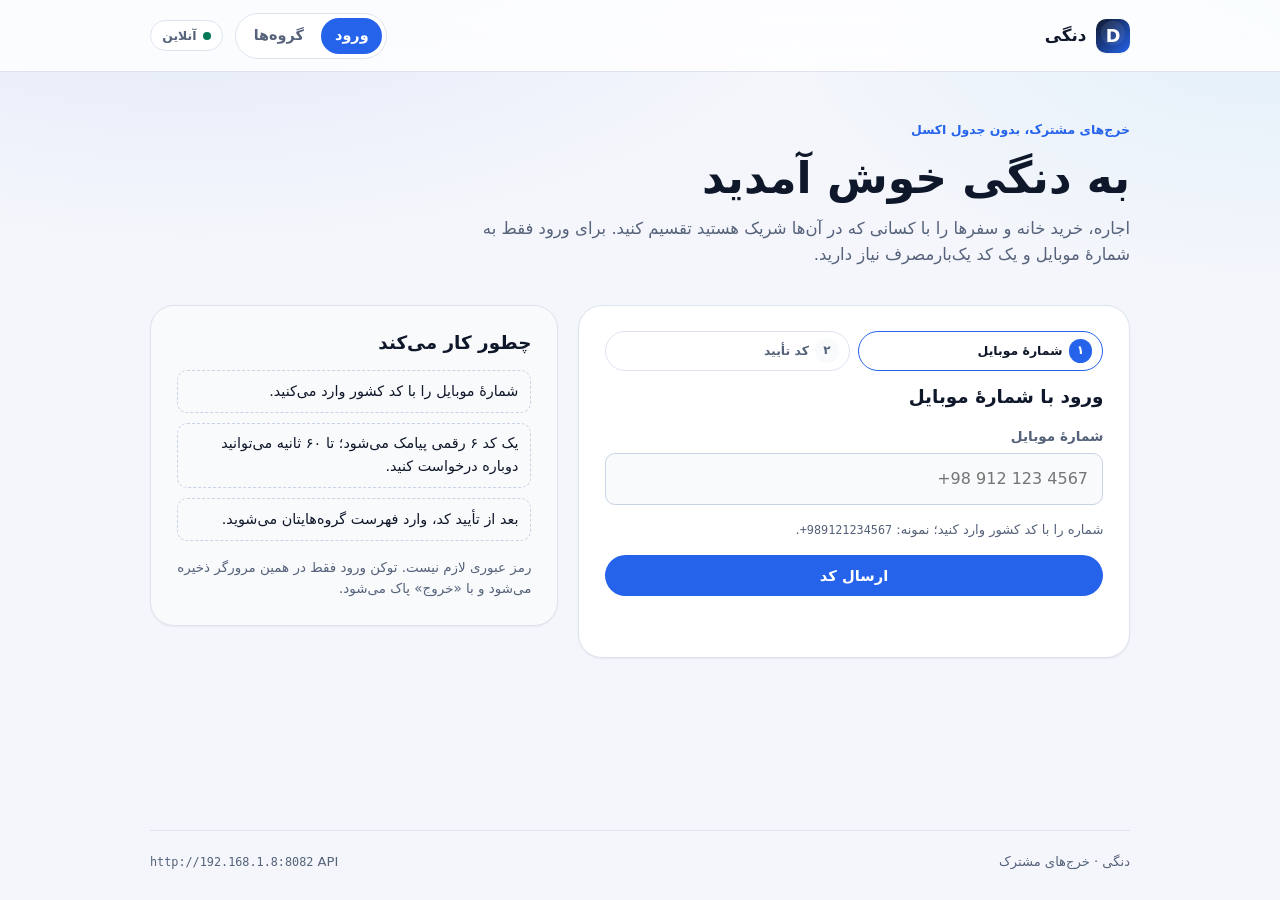
<file: Frontend/index.html>
<!doctype html>
<html lang="fa" dir="rtl">
  <head>
    <meta charset="utf-8" />
    <meta name="viewport" content="width=device-width, initial-scale=1, viewport-fit=cover" />
    <title>دنگی — خرج‌های مشترک</title>
    <meta
      name="description"
      content="دنگی خرج‌های مشترک را ساده می‌کند: گروه بسازید، هزینه‌ها را ثبت کنید و با دوستانتان حساب‌ها را تسویه کنید."
    />
    <meta name="theme-color" content="#0b1120" />
    <meta name="color-scheme" content="light dark" />

    <link rel="manifest" href="manifest.webmanifest" />
    <link rel="icon" href="icons/icon.svg" type="image/svg+xml" />
    <link rel="icon" href="icons/favicon-32.png" sizes="32x32" type="image/png" />
    <link rel="apple-touch-icon" href="icons/apple-touch-icon.png" sizes="180x180" />

    <link rel="stylesheet" href="css/styles.css" />
    <script src="js/guard.js" data-auth="gate"></script>
  </head>

  <body>
    <main id="app" class="app-main" tabindex="-1">
      <section class="view" aria-labelledby="gate-title">
        <div class="card error-card">
          <p class="eyebrow">دنگی</p>
          <h1 id="gate-title">در حال انتقال…</h1>
          <p class="lede">اگر انتقال انجام نشد، یکی از گزینه‌های زیر را انتخاب کنید.</p>
          <div class="button-row">
            <a class="button button-primary" href="login.html">ورود</a>
            <a class="button button-secondary" href="groups.html#/groups">گروه‌ها</a>
          </div>
        </div>
      </section>
    </main>

    <noscript>
      <p class="noscript">
        دنگی برای کار کردن به جاوااسکریپت نیاز دارد. از پیوندهای بالا استفاده کنید.
      </p>
    </noscript>
  </body>
</html>
</file>
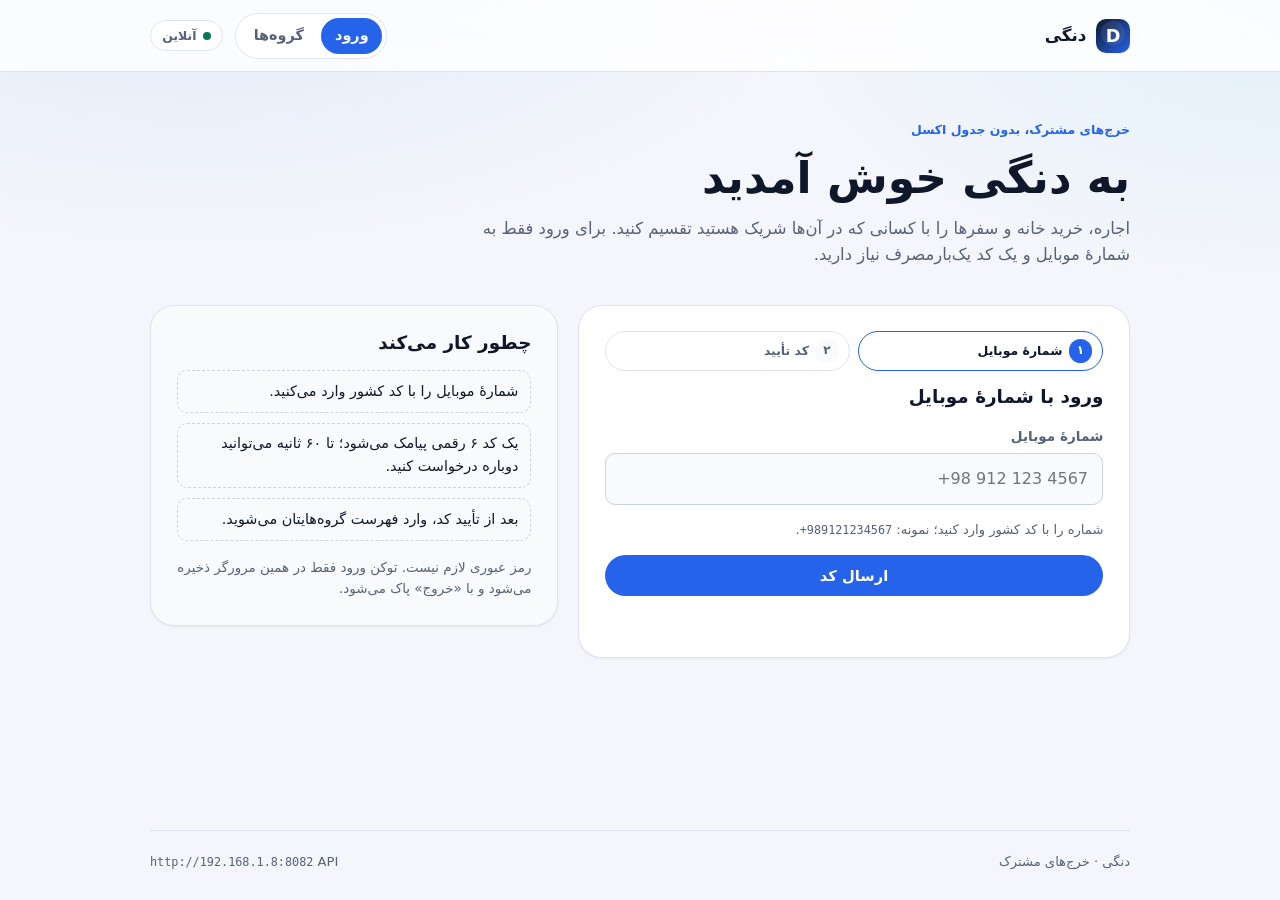
<file: Frontend/group.html>
<!doctype html>
<html lang="fa" dir="rtl">
  <head>
    <meta charset="utf-8" />
    <meta name="viewport" content="width=device-width, initial-scale=1, viewport-fit=cover" />
    <title>گروه · دنگی</title>
    <meta name="description" content="جزئیات گروه خرج مشترک در دنگی." />
    <meta name="theme-color" content="#0b1120" />
    <meta name="color-scheme" content="light dark" />

    <link rel="manifest" href="manifest.webmanifest" />
    <link rel="icon" href="icons/icon.svg" type="image/svg+xml" />
    <link rel="icon" href="icons/favicon-32.png" sizes="32x32" type="image/png" />
    <link rel="apple-touch-icon" href="icons/apple-touch-icon.png" sizes="180x180" />

    <link rel="stylesheet" href="css/styles.css" />
    <script src="js/guard.js" data-auth="required"></script>
    <script src="js/config.js"></script>
  </head>

  <body data-auth="required">
    <a class="skip-link" href="#app">پرش به محتوا</a>

    <div class="app-shell">
      <header class="app-header">
        <div class="app-header-inner">
          <a class="brand" href="groups.html#/groups" aria-label="خانهٔ دنگی">
            <img class="brand-mark" src="icons/icon.svg" alt="" width="34" height="34" />
            <span class="brand-name">دنگی</span>
          </a>

          <div class="header-tools">
            <nav class="app-nav" aria-label="ناوبری اصلی">
              <a href="login.html" data-nav="login">ورود</a>
              <a href="groups.html#/groups" data-nav="groups" aria-current="page">گروه‌ها</a>
            </nav>
            <button type="button" class="button button-small button-ghost" data-logout>
              خروج
            </button>
            <span
              id="connection-status"
              class="status-pill"
              data-state="online"
              role="status"
              aria-live="polite"
            >
              آنلاین
            </span>
          </div>
        </div>
      </header>

      <main id="app" class="app-main" tabindex="-1">
        <section class="view" aria-labelledby="group-title">
          <a class="back-link" href="groups.html#/groups">→ همهٔ گروه‌ها</a>

          <header class="view-header group-header">
            <span class="avatar avatar-lg" aria-hidden="true" data-group-initials>گ</span>
            <div>
              <p class="eyebrow">گروه</p>
              <h1 id="group-title">
                گروه <span class="mono" data-group-id>نامشخص</span>
              </h1>
              <p class="lede">
                اعضا، هزینه‌ها و مانده‌ها پس از آماده شدن API گروه‌ها اینجا بارگذاری
                می‌شوند.
              </p>
            </div>
          </header>

          <div class="stat-grid">
            <div class="stat-card">
              <span class="stat-label">اعضا</span>
              <span class="stat-value">—</span>
            </div>
            <div class="stat-card">
              <span class="stat-label">هزینه‌ها</span>
              <span class="stat-value">—</span>
            </div>
            <div class="stat-card">
              <span class="stat-label">ماندهٔ شما</span>
              <span class="stat-value">—</span>
            </div>
          </div>

          <section class="card" aria-labelledby="expenses-title">
            <h2 id="expenses-title">هزینه‌ها</h2>
            <p class="muted">
              هنوز هزینه‌ای ثبت نشده است. افزودن هزینه در مرحلهٔ گروه‌ها اضافه می‌شود.
            </p>
            <div class="skeleton-rows" aria-hidden="true">
              <span></span>
              <span></span>
              <span></span>
            </div>
          </section>
        </section>
      </main>

      <footer class="app-footer">
        <p>دنگی &middot; خرج‌های مشترک</p>
        <p class="app-footer-meta">
          API <code id="api-base-label" dir="ltr">http://192.168.1.8:8082</code>
        </p>
      </footer>
    </div>

    <div id="update-toast" class="update-toast" role="status" aria-live="polite" hidden>
      <p class="update-toast-text">نسخهٔ تازه‌ای از دنگی آماده است.</p>
      <div class="update-toast-actions">
        <button type="button" class="button button-small" data-update-reload>بارگذاری مجدد</button>
        <button type="button" class="button button-small button-ghost" data-update-dismiss>
          بعداً
        </button>
      </div>
    </div>

    <noscript>
      <p class="noscript">دنگی برای کار کردن به فعال بودن جاوااسکریپت نیاز دارد.</p>
    </noscript>

    <script type="module" src="js/group.js"></script>
  </body>
</html>
</file>
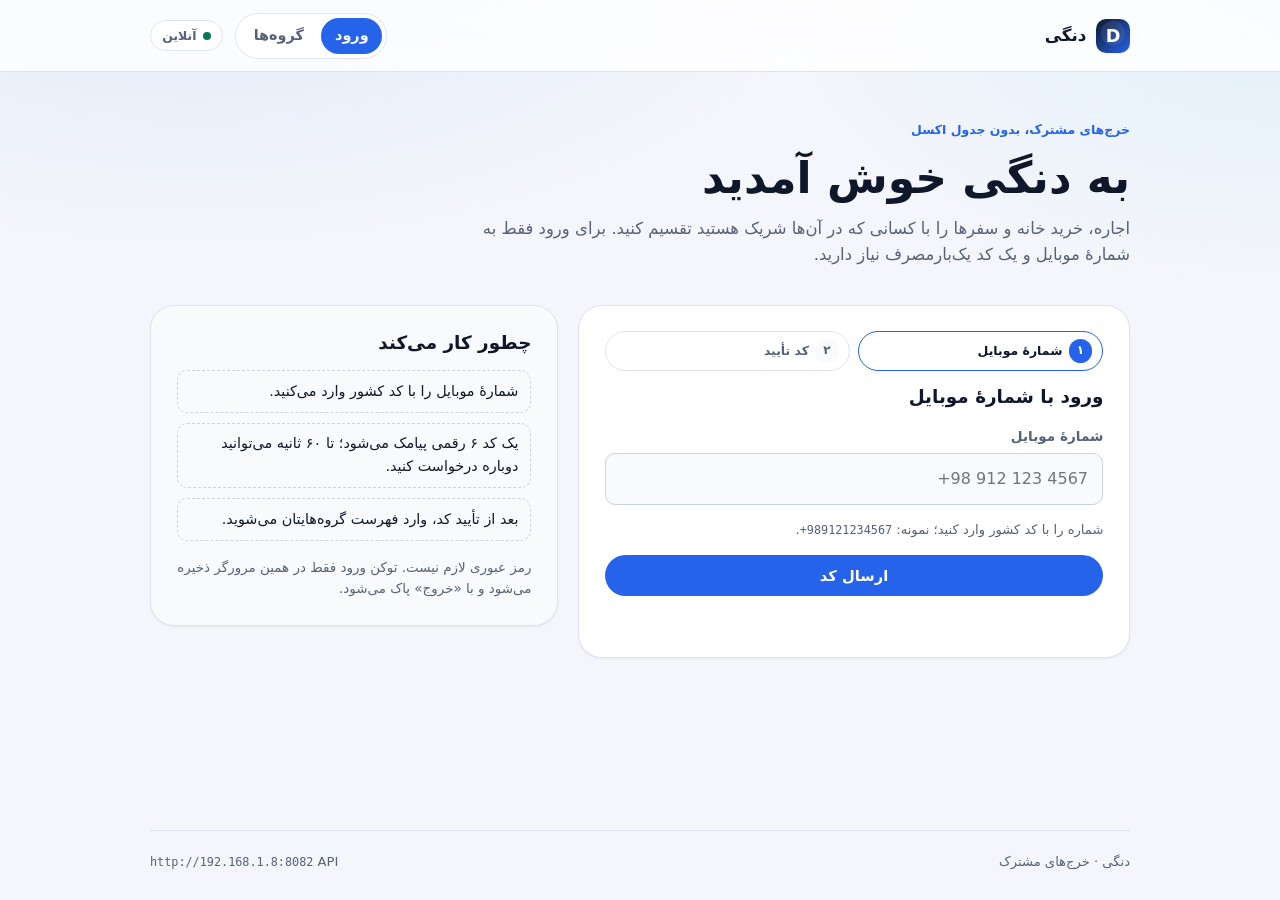
<file: Frontend/groups.html>
<!doctype html>
<html lang="fa" dir="rtl">
  <head>
    <meta charset="utf-8" />
    <meta name="viewport" content="width=device-width, initial-scale=1, viewport-fit=cover" />
    <title>گروه‌ها · دنگی</title>
    <meta
      name="description"
      content="گروه‌های خرج مشترک شما در دنگی؛ گروه بسازید یا با کد دعوت به گروهی بپیوندید."
    />
    <meta name="theme-color" content="#0b1120" />
    <meta name="color-scheme" content="light dark" />

    <link rel="manifest" href="manifest.webmanifest" />
    <link rel="icon" href="icons/icon.svg" type="image/svg+xml" />
    <link rel="icon" href="icons/favicon-32.png" sizes="32x32" type="image/png" />
    <link rel="apple-touch-icon" href="icons/apple-touch-icon.png" sizes="180x180" />

    <link rel="stylesheet" href="css/styles.css" />
    <script src="js/guard.js" data-auth="required"></script>
    <script src="js/config.js"></script>
  </head>

  <body data-auth="required">
    <a class="skip-link" href="#app">پرش به محتوا</a>

    <div class="app-shell">
      <header class="app-header">
        <div class="app-header-inner">
          <a class="brand" href="groups.html#/groups" aria-label="خانهٔ دنگی">
            <img class="brand-mark" src="icons/icon.svg" alt="" width="34" height="34" />
            <span class="brand-name">دنگی</span>
          </a>

          <div class="header-tools">
            <nav class="app-nav" aria-label="ناوبری اصلی">
              <a href="login.html" data-nav="login">ورود</a>
              <a href="groups.html#/groups" data-nav="groups" aria-current="page">گروه‌ها</a>
            </nav>
            <button type="button" class="button button-small button-ghost" data-logout>
              خروج
            </button>
            <span
              id="connection-status"
              class="status-pill"
              data-state="online"
              role="status"
              aria-live="polite"
            >
              آنلاین
            </span>
          </div>
        </div>
      </header>

      <main id="app" class="app-main" tabindex="-1">
        <section class="view" data-view="list" aria-labelledby="groups-title">
          <header class="view-header">
            <div>
              <p class="eyebrow">فضاهای شما</p>
              <h1 id="groups-title">گروه‌ها</h1>
              <p class="lede">
                هر خرج مشترک درون یک گروه ثبت می‌شود. یک گروه بسازید یا با کد دعوت
                به گروه دوستانتان بپیوندید.
              </p>
            </div>
            <div class="view-actions button-row">
              <button type="button" class="button button-primary" data-open-create>
                گروه جدید
              </button>
              <button type="button" class="button button-secondary" data-open-join>
                ورود با کد دعوت
              </button>
            </div>
          </header>

          <p class="form-status groups-status" data-groups-status role="status" aria-live="polite"></p>

          <div class="card groups-state" data-groups-loading role="status" aria-live="polite">
            <div class="skeleton-rows" aria-hidden="true">
              <span></span>
              <span></span>
              <span></span>
            </div>
            <p class="loading">در حال بارگذاری گروه‌ها…</p>
          </div>

          <div class="card groups-state" data-groups-error role="alert" hidden>
            <p class="eyebrow">خطا</p>
            <h2>گروه‌ها بارگذاری نشد</h2>
            <p class="muted" data-groups-error-message></p>
            <div class="button-row">
              <button type="button" class="button button-secondary" data-retry>
                تلاش دوباره
              </button>
            </div>
          </div>

          <div class="card groups-state empty-state" data-groups-empty hidden>
            <span class="avatar avatar-lg" aria-hidden="true">👥</span>
            <h2>هنوز گروهی ندارید</h2>
            <p class="muted">
              اولین گروه را بسازید تا خرج‌های مشترک را با دوستانتان تقسیم کنید.
            </p>
            <div class="button-row">
              <button type="button" class="button button-primary" data-empty-create>
                ساختن اولین گروه
              </button>
              <button type="button" class="button button-secondary" data-empty-join>
                پیوستن با کد
              </button>
            </div>
          </div>

          <ul class="group-list" data-group-list aria-label="گروه‌های شما" hidden></ul>
        </section>

        <section class="view" data-view="detail" aria-labelledby="group-title" hidden>
          <a class="back-link" href="groups.html#/groups" data-back-to-groups>
            ← همهٔ گروه‌ها
          </a>

          <div class="card groups-state" data-detail-loading role="status" aria-live="polite">
            <p class="loading">در حال بارگذاری گروه…</p>
          </div>

          <div class="card groups-state" data-detail-error role="alert" hidden>
            <p class="eyebrow">گروه</p>
            <h2 data-detail-error-title>گروه پیدا نشد</h2>
            <p class="muted" data-detail-error-message></p>
            <div class="button-row">
              <a
                class="button button-secondary"
                href="groups.html#/groups"
                data-detail-error-back
              >
                بازگشت به گروه‌ها
              </a>
              <button type="button" class="button button-ghost" data-detail-retry>
                تلاش دوباره
              </button>
            </div>
          </div>

          <div class="detail-stack" data-detail-content hidden>
            <header class="view-header group-header">
              <span class="avatar avatar-lg" aria-hidden="true" data-detail-initials>گ</span>
              <div>
                <p class="eyebrow">گروه</p>
                <h1 id="group-title" data-detail-name>گروه</h1>
                <p class="lede" data-detail-meta></p>
              </div>
              <div class="view-actions button-row group-actions">
                <button type="button" class="button button-primary" data-open-expense>
                  افزودن هزینه
                </button>
                <button type="button" class="button button-secondary" data-invite>
                  دعوت دوستان
                </button>
              </div>
            </header>

            <div class="stat-grid">
              <div class="stat-card">
                <span class="stat-label">اعضا</span>
                <span class="stat-value" data-detail-members>—</span>
              </div>
              <div class="stat-card">
                <span class="stat-label">هزینه‌ها</span>
                <span class="stat-value" data-detail-expense-count>—</span>
              </div>
              <div class="stat-card">
                <span class="stat-label">جمع هزینه‌ها</span>
                <span class="stat-value stat-value-small" data-detail-expense-total>—</span>
              </div>
            </div>

            <section class="card detail-section" aria-labelledby="group-members-title">
              <div class="section-heading">
                <h2 id="group-members-title">اعضای گروه</h2>
              </div>
              <ul
                class="member-list"
                data-detail-member-list
                aria-label="اعضای گروه"
              ></ul>
              <p class="muted" data-detail-members-note hidden></p>
            </section>

            <section class="card detail-section" aria-labelledby="expenses-title">
              <div class="section-heading">
                <h2 id="expenses-title">هزینه‌ها</h2>
                <span class="section-meta muted" data-expenses-count></span>
              </div>

              <div
                class="expenses-state"
                data-expenses-loading
                role="status"
                aria-live="polite"
              >
                <p class="loading">در حال بارگذاری هزینه‌ها…</p>
              </div>

              <div class="expenses-state" data-expenses-error role="alert" hidden>
                <p class="muted" data-expenses-error-message></p>
                <button
                  type="button"
                  class="button button-secondary button-small"
                  data-expenses-retry
                >
                  تلاش دوباره
                </button>
              </div>

              <div class="expenses-empty" data-expenses-empty hidden>
                <span class="avatar" aria-hidden="true">🧾</span>
                <p class="muted">هنوز هزینه‌ای ثبت نشده است.</p>
              </div>

              <ul
                class="expense-list"
                data-expense-list
                aria-label="هزینه‌های گروه"
                hidden
              ></ul>
            </section>
          </div>
        </section>
      </main>

      <footer class="app-footer">
        <p>دنگی &middot; خرج‌های مشترک</p>
        <p class="app-footer-meta">
          API <code id="api-base-label" dir="ltr">http://192.168.1.8:8082</code>
        </p>
      </footer>
    </div>

    <dialog class="modal" data-create-dialog aria-labelledby="create-group-title">
      <form class="modal-form" data-create-form novalidate>
        <header class="modal-header">
          <div>
            <p class="eyebrow">گروه تازه</p>
            <h2 id="create-group-title">ساخت گروه</h2>
          </div>
          <button type="button" class="icon-button" data-close-create aria-label="بستن">
            ×
          </button>
        </header>

        <label class="field" for="create-group-name">
          <span>نام گروه</span>
          <input
            id="create-group-name"
            name="name"
            type="text"
            autocomplete="off"
            maxlength="100"
            placeholder="مثلاً سفر یزد"
            aria-describedby="create-group-hint create-group-error"
            required
          />
        </label>
        <p id="create-group-hint" class="field-hint">
          یک نام کوتاه و گویا انتخاب کنید؛ حداکثر ۱۰۰ نویسه.
        </p>
        <p id="create-group-error" class="field-error" data-create-error role="alert"></p>

        <div class="button-row">
          <button type="submit" class="button button-primary" data-create-submit>
            ساختن گروه
          </button>
          <button type="button" class="button button-secondary" data-close-create>
            انصراف
          </button>
        </div>
      </form>
    </dialog>

    <dialog class="modal" data-join-dialog aria-labelledby="join-group-title">
      <form class="modal-form" data-join-form novalidate>
        <header class="modal-header">
          <div>
            <p class="eyebrow">کد دعوت</p>
            <h2 id="join-group-title">پیوستن به گروه</h2>
          </div>
          <button type="button" class="icon-button" data-close-join aria-label="بستن">
            ×
          </button>
        </header>

        <label class="field" for="join-code">
          <span>کد دعوت</span>
          <input
            id="join-code"
            name="inviteCode"
            type="text"
            dir="ltr"
            autocomplete="off"
            autocapitalize="characters"
            spellcheck="false"
            maxlength="64"
            placeholder="ABC12345"
            aria-describedby="join-code-hint join-code-error"
            required
          />
        </label>
        <p id="join-code-hint" class="field-hint">
          کد دعوتی که میزبان برایتان فرستاده است را وارد کنید.
        </p>
        <p id="join-code-error" class="field-error" data-join-error role="alert"></p>

        <div class="button-row">
          <button type="submit" class="button button-primary" data-join-submit>
            پیوستن به گروه
          </button>
          <button type="button" class="button button-secondary" data-close-join>
            انصراف
          </button>
        </div>
      </form>
    </dialog>

    <dialog
      class="modal modal-wide"
      data-expense-dialog
      aria-labelledby="expense-dialog-title"
    >
      <form class="modal-form" data-expense-form novalidate>
        <header class="modal-header">
          <div>
            <p class="eyebrow">هزینهٔ تازه</p>
            <h2 id="expense-dialog-title">افزودن هزینه</h2>
          </div>
          <button type="button" class="icon-button" data-close-expense aria-label="بستن">
            ×
          </button>
        </header>

        <label class="field" for="expense-title-input">
          <span>عنوان</span>
          <input
            id="expense-title-input"
            name="title"
            type="text"
            autocomplete="off"
            maxlength="200"
            placeholder="مثلاً شام"
            aria-describedby="expense-title-error"
            required
          />
        </label>
        <p
          id="expense-title-error"
          class="field-error"
          data-expense-title-error
          role="alert"
        ></p>

        <label class="field" for="expense-description">
          <span>توضیح (اختیاری)</span>
          <textarea
            id="expense-description"
            name="description"
            rows="2"
            maxlength="1000"
            placeholder="جزئیات کوتاه…"
            aria-describedby="expense-description-error"
          ></textarea>
        </label>
        <p
          id="expense-description-error"
          class="field-error"
          data-expense-description-error
          role="alert"
        ></p>

        <label class="field" for="expense-amount">
          <span>مبلغ (ریال)</span>
          <input
            id="expense-amount"
            class="amount-input"
            name="amount"
            type="text"
            inputmode="numeric"
            dir="ltr"
            autocomplete="off"
            placeholder="۳٬۰۰۰"
            aria-describedby="expense-amount-hint expense-amount-error"
            required
          />
        </label>
        <p id="expense-amount-hint" class="field-hint">
          عدد صحیح و بزرگ‌تر از صفر؛ مثلاً ۳٬۰۰۰ ریال.
        </p>
        <p
          id="expense-amount-error"
          class="field-error"
          data-expense-amount-error
          role="alert"
        ></p>

        <fieldset
          class="member-picker"
          aria-describedby="expense-members-hint expense-members-error"
        >
          <legend>تقسیم بین</legend>
          <p id="expense-members-hint" class="field-hint">
            پرداخت‌کننده شما هستید و همیشه در تقسیم می‌ماند؛ بقیهٔ اعضا را می‌توانید
            انتخاب کنید.
          </p>
          <ul
            class="member-option-list"
            data-expense-members
            aria-label="اعضای تقسیم"
          ></ul>
          <p
            id="expense-members-error"
            class="field-error"
            data-expense-members-error
            role="alert"
          ></p>
        </fieldset>

        <div class="split-preview" data-expense-preview aria-live="polite">
          <p class="split-preview-empty">
            برای دیدن تقسیم، مبلغ و حداقل یک عضو را مشخص کنید.
          </p>
        </div>

        <p class="form-status" data-expense-error role="alert"></p>

        <div class="button-row">
          <button type="submit" class="button button-primary" data-expense-submit>
            ثبت هزینه
          </button>
          <button type="button" class="button button-secondary" data-close-expense>
            انصراف
          </button>
        </div>
      </form>
    </dialog>

    <div class="app-toast" data-toast role="status" aria-live="polite" hidden></div>

    <div id="update-toast" class="update-toast" role="status" aria-live="polite" hidden>
      <p class="update-toast-text">نسخهٔ تازه‌ای از دنگی آماده است.</p>
      <div class="update-toast-actions">
        <button type="button" class="button button-small" data-update-reload>بارگذاری مجدد</button>
        <button type="button" class="button button-small button-ghost" data-update-dismiss>
          بعداً
        </button>
      </div>
    </div>

    <noscript>
      <p class="noscript">دنگی برای کار کردن به فعال بودن جاوااسکریپت نیاز دارد.</p>
    </noscript>

    <script type="module" src="js/groups.js"></script>
  </body>
</html>
</file>
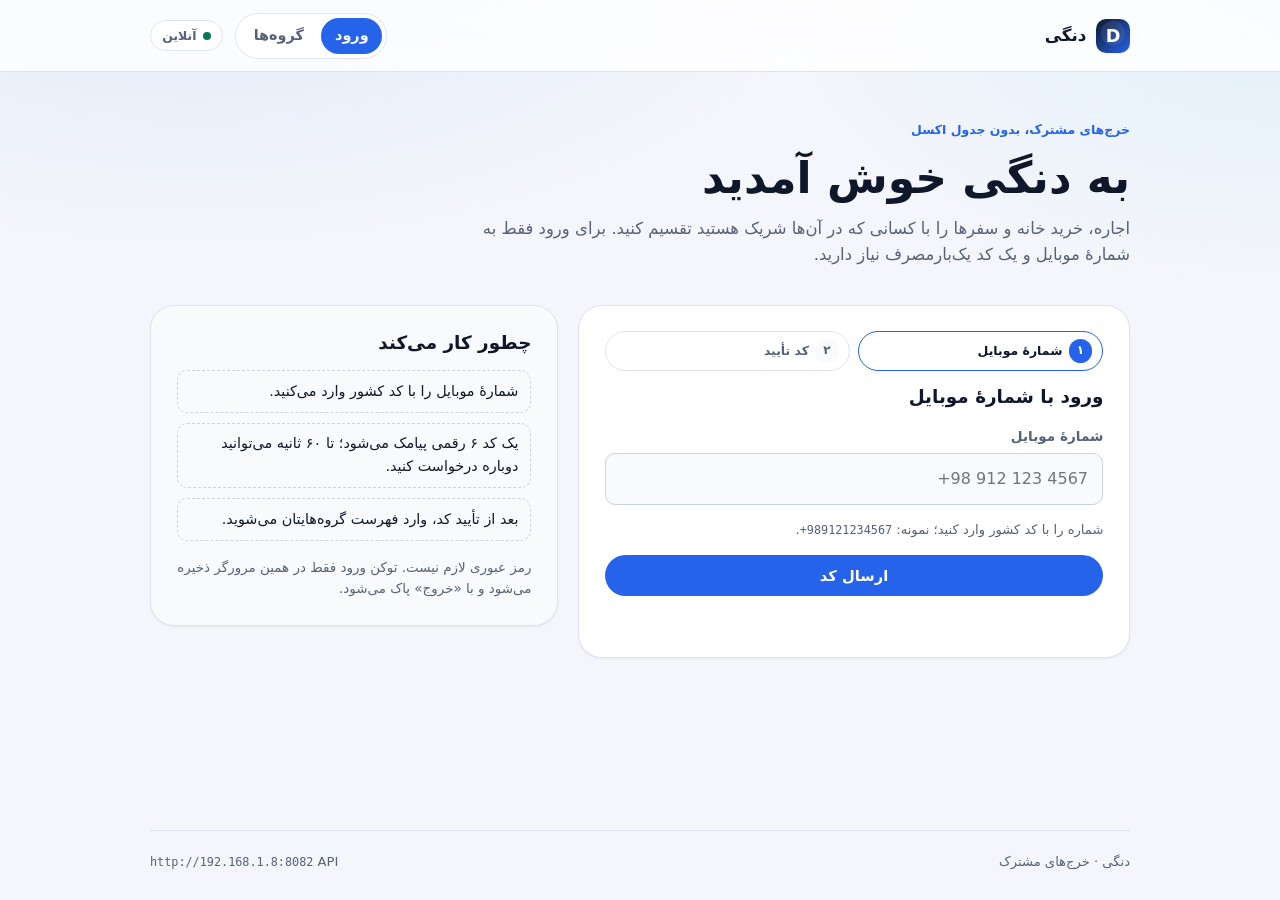
<file: Frontend/login.html>
<!doctype html>
<html lang="fa" dir="rtl">
  <head>
    <meta charset="utf-8" />
    <meta name="viewport" content="width=device-width, initial-scale=1, viewport-fit=cover" />
    <title>ورود · دنگی</title>
    <meta
      name="description"
      content="ورود به دنگی با شمارهٔ موبایل و کد یک‌بارمصرف."
    />
    <meta name="theme-color" content="#0b1120" />
    <meta name="color-scheme" content="light dark" />

    <link rel="manifest" href="manifest.webmanifest" />
    <link rel="icon" href="icons/icon.svg" type="image/svg+xml" />
    <link rel="icon" href="icons/favicon-32.png" sizes="32x32" type="image/png" />
    <link rel="apple-touch-icon" href="icons/apple-touch-icon.png" sizes="180x180" />

    <link rel="stylesheet" href="css/styles.css" />
    <script src="js/guard.js" data-auth="guest"></script>
    <script src="js/config.js"></script>
  </head>

  <body data-auth="guest">
    <a class="skip-link" href="#app">پرش به محتوا</a>

    <div class="app-shell">
      <header class="app-header">
        <div class="app-header-inner">
          <a class="brand" href="login.html" aria-label="خانهٔ دنگی">
            <img class="brand-mark" src="icons/icon.svg" alt="" width="34" height="34" />
            <span class="brand-name">دنگی</span>
          </a>

          <div class="header-tools">
            <nav class="app-nav" aria-label="ناوبری اصلی">
              <a href="login.html" data-nav="login" aria-current="page">ورود</a>
              <a href="groups.html#/groups" data-nav="groups">گروه‌ها</a>
            </nav>
            <span
              id="connection-status"
              class="status-pill"
              data-state="online"
              role="status"
              aria-live="polite"
            >
              آنلاین
            </span>
          </div>
        </div>
      </header>

      <main id="app" class="app-main" tabindex="-1">
        <section class="view view-login" aria-labelledby="login-title">
          <div class="hero-copy">
            <p class="eyebrow">خرج‌های مشترک، بدون جدول اکسل</p>
            <h1 id="login-title">به دنگی خوش آمدید</h1>
            <p class="lede">
              اجاره، خرید خانه و سفرها را با کسانی که در آن‌ها شریک هستید تقسیم کنید.
              برای ورود فقط به شمارهٔ موبایل و یک کد یک‌بارمصرف نیاز دارید.
            </p>
          </div>

          <div class="panel-grid login-grid">
            <div class="card auth-card">
              <ol class="login-steps" aria-label="مراحل ورود">
                <li class="login-step" data-step-indicator="phone" aria-current="step">
                  <span class="step-number" aria-hidden="true">۱</span>
                  <span>شمارهٔ موبایل</span>
                </li>
                <li class="login-step" data-step-indicator="code">
                  <span class="step-number" aria-hidden="true">۲</span>
                  <span>کد تأیید</span>
                </li>
              </ol>

              <form class="auth-form" data-phone-form novalidate>
                <h2>ورود با شمارهٔ موبایل</h2>
                <label class="field" for="login-phone">
                  <span>شمارهٔ موبایل</span>
                  <input
                    id="login-phone"
                    name="phone"
                    type="tel"
                    dir="ltr"
                    inputmode="tel"
                    autocomplete="tel"
                    autocapitalize="off"
                    spellcheck="false"
                    placeholder="+98 912 123 4567"
                    aria-describedby="phone-hint phone-error"
                    required
                  />
                </label>
                <p id="phone-hint" class="field-hint">
                  شماره را با کد کشور وارد کنید؛ نمونه:
                  <span class="mono">+989121234567</span>.
                </p>
                <p id="phone-error" class="field-error" data-phone-error role="alert"></p>
                <button type="submit" class="button button-primary" data-phone-submit>
                  ارسال کد
                </button>
                <p class="form-status" data-phone-status role="status" aria-live="polite"></p>
              </form>

              <form class="auth-form" data-code-form novalidate hidden>
                <h2>کد تأیید را وارد کنید</h2>
                <p class="code-intro">
                  کد ۶ رقمی ارسال‌شده به
                  <bdi class="phone-display" dir="ltr" data-phone-display></bdi>
                  را وارد کنید.
                  <button type="button" class="link-button" data-change-phone>
                    تغییر شماره
                  </button>
                </p>
                <label class="field" for="login-code">
                  <span>کد ۶ رقمی</span>
                  <input
                    id="login-code"
                    name="code"
                    class="code-input"
                    type="text"
                    dir="ltr"
                    inputmode="numeric"
                    autocomplete="one-time-code"
                    autocapitalize="off"
                    spellcheck="false"
                    maxlength="6"
                    pattern="[0-9]{6}"
                    placeholder="۱۲۳۴۵۶"
                    aria-describedby="code-error"
                    required
                  />
                </label>
                <p id="code-error" class="field-error" data-code-error role="alert"></p>
                <div class="button-row">
                  <button type="submit" class="button button-primary" data-code-submit>
                    تأیید و ورود
                  </button>
                  <button type="button" class="button button-secondary" data-resend disabled>
                    ارسال دوبارهٔ کد
                  </button>
                </div>
                <p class="form-status" data-code-status role="status" aria-live="polite"></p>
              </form>
            </div>

            <aside class="card preview-card" aria-labelledby="how-title">
              <h2 id="how-title">چطور کار می‌کند</h2>
              <ol class="route-list">
                <li>شمارهٔ موبایل را با کد کشور وارد می‌کنید.</li>
                <li>یک کد ۶ رقمی پیامک می‌شود؛ تا ۶۰ ثانیه می‌توانید دوباره درخواست کنید.</li>
                <li>بعد از تأیید کد، وارد فهرست گروه‌هایتان می‌شوید.</li>
              </ol>
              <p class="login-note muted">
                رمز عبوری لازم نیست. توکن ورود فقط در همین مرورگر ذخیره می‌شود و با
                «خروج» پاک می‌شود.
              </p>
            </aside>
          </div>
        </section>
      </main>

      <footer class="app-footer">
        <p>دنگی &middot; خرج‌های مشترک</p>
        <p class="app-footer-meta">
          API <code id="api-base-label" dir="ltr">http://192.168.1.8:8082</code>
        </p>
      </footer>
    </div>

    <div id="update-toast" class="update-toast" role="status" aria-live="polite" hidden>
      <p class="update-toast-text">نسخهٔ تازه‌ای از دنگی آماده است.</p>
      <div class="update-toast-actions">
        <button type="button" class="button button-small" data-update-reload>بارگذاری مجدد</button>
        <button type="button" class="button button-small button-ghost" data-update-dismiss>
          بعداً
        </button>
      </div>
    </div>

    <noscript>
      <p class="noscript">دنگی برای کار کردن به فعال بودن جاوااسکریپت نیاز دارد.</p>
    </noscript>

    <script type="module" src="js/login.js"></script>
  </body>
</html>
</file>
<file: Frontend/css/styles.css>
/* ==========================================================================
   Dongi — frontend scaffold styles
   Light and dark themes, no framework. Mobile first, progressively enhanced.
   Persian (fa) copy sets `dir="rtl"` on <html>; layout uses logical properties
   so it mirrors correctly, and the type stack prefers Persian-capable fonts.
   ========================================================================== */

:root {
  color-scheme: light dark;

  --bg: #f4f6fb;
  --bg-glow-a: rgb(37 99 235 / 0.1);
  --bg-glow-b: rgb(14 165 233 / 0.08);
  --surface: #ffffff;
  --surface-muted: #f8fafc;
  --text: #0f172a;
  --text-muted: #55627a;
  --border: #dde4f0;
  --border-strong: #c8d3e5;
  --brand: #2563eb;
  --brand-strong: #1d4ed8;
  --brand-soft: rgb(37 99 235 / 0.1);
  --on-brand: #ffffff;
  --success: #047857;
  --success-soft: rgb(4 120 87 / 0.12);
  --danger: #b91c1c;
  --danger-soft: rgb(185 28 28 / 0.12);
  --warning: #b45309;
  --focus: #1d4ed8;
  --shadow-sm: 0 1px 2px rgb(15 23 42 / 0.06);
  --shadow-md: 0 18px 40px -28px rgb(15 23 42 / 0.45);
  --radius-sm: 10px;
  --radius-md: 16px;
  --radius-lg: 24px;
  --header-bg: rgb(255 255 255 / 0.82);
  --max-width: 980px;

  --font-body: "Vazirmatn", "Vazir", "IRANSansX", "IRANSans", "Noto Sans Arabic",
    "Segoe UI", Tahoma, "Geeza Pro", system-ui, -apple-system, sans-serif;
  --font-mono: ui-monospace, SFMono-Regular, "Cascadia Code", "Segoe UI Mono",
    Menlo, Consolas, monospace;
}

@media (prefers-color-scheme: dark) {
  :root {
    --bg: #0b1120;
    --bg-glow-a: rgb(37 99 235 / 0.22);
    --bg-glow-b: rgb(14 165 233 / 0.12);
    --surface: #111a2e;
    --surface-muted: #0e1628;
    --text: #e8eefb;
    --text-muted: #9aa8c2;
    --border: #22304a;
    --border-strong: #31415f;
    --brand: #60a5fa;
    --brand-strong: #93c5fd;
    --brand-soft: rgb(96 165 250 / 0.16);
    --on-brand: #08111f;
    --success: #34d399;
    --success-soft: rgb(52 211 153 / 0.16);
    --danger: #fca5a5;
    --danger-soft: rgb(248 113 113 / 0.16);
    --warning: #fbbf24;
    --focus: #93c5fd;
    --shadow-sm: 0 1px 2px rgb(0 0 0 / 0.4);
    --shadow-md: 0 22px 50px -30px rgb(0 0 0 / 0.85);
    --header-bg: rgb(11 17 32 / 0.82);
  }
}

*,
*::before,
*::after {
  box-sizing: border-box;
}

html {
  -webkit-text-size-adjust: 100%;
}

body {
  margin: 0;
  min-height: 100vh;
  min-height: 100dvh;
  font-family: var(--font-body);
  font-size: 1rem;
  line-height: 1.6;
  color: var(--text);
  background-color: var(--bg);
  background-image:
    radial-gradient(60rem 30rem at 15% -10%, var(--bg-glow-a), transparent 70%),
    radial-gradient(50rem 28rem at 100% 0%, var(--bg-glow-b), transparent 65%);
  background-repeat: no-repeat;
  -webkit-font-smoothing: antialiased;
}

h1,
h2,
h3 {
  line-height: 1.35;
  text-wrap: balance;
}

h1 {
  font-size: clamp(2rem, 5vw, 2.75rem);
  letter-spacing: normal;
  margin: 0 0 0.5rem;
}

h2 {
  font-size: 1.15rem;
  letter-spacing: normal;
  margin: 0 0 0.5rem;
}

p {
  margin: 0 0 1rem;
}

p:last-child {
  margin-bottom: 0;
}

a {
  color: var(--brand);
  text-decoration: none;
  text-underline-offset: 0.15em;
}

a:hover {
  text-decoration: underline;
}

code,
.mono {
  font-family: var(--font-mono);
  font-size: 0.9em;
  /* Code and identifiers keep their Latin order inside RTL prose. */
  direction: ltr;
  unicode-bidi: isolate;
}

code {
  padding: 0.1em 0.35em;
  border-radius: 6px;
  background: var(--brand-soft);
  color: var(--text);
  overflow-wrap: anywhere;
}

img {
  max-width: 100%;
  height: auto;
}

button,
input {
  font: inherit;
}

:focus-visible {
  outline: 3px solid var(--focus);
  outline-offset: 3px;
  border-radius: 6px;
}

[hidden] {
  display: none !important;
}

/* --------------------------------------------------------------------------
   Shell
   -------------------------------------------------------------------------- */

.skip-link {
  position: absolute;
  top: 0.75rem;
  inset-inline-start: 0.75rem;
  z-index: 100;
  padding: 0.65rem 1rem;
  border-radius: var(--radius-sm);
  background: var(--surface);
  color: var(--text);
  box-shadow: var(--shadow-md);
  transform: translateY(-160%);
  transition: transform 120ms ease-out;
}

.skip-link:focus {
  transform: translateY(0);
}

.app-shell {
  display: flex;
  flex-direction: column;
  min-height: 100vh;
  min-height: 100dvh;
}

.app-header {
  position: sticky;
  top: 0;
  z-index: 20;
  border-bottom: 1px solid var(--border);
  background: var(--header-bg);
  backdrop-filter: blur(14px);
  -webkit-backdrop-filter: blur(14px);
}

.app-header-inner {
  display: flex;
  align-items: center;
  justify-content: space-between;
  gap: 1rem;
  width: min(100% - 2.5rem, var(--max-width));
  margin-inline: auto;
  padding-block: 0.8rem;
}

.brand {
  display: inline-flex;
  align-items: center;
  gap: 0.6rem;
  color: var(--text);
  font-weight: 700;
  font-size: 1.05rem;
  letter-spacing: normal;
}

.brand:hover {
  text-decoration: none;
}

.brand-mark {
  width: 34px;
  height: 34px;
  border-radius: 10px;
  box-shadow: var(--shadow-sm);
}

.header-tools {
  display: flex;
  align-items: center;
  gap: 0.75rem;
}

.app-nav {
  display: flex;
  gap: 0.25rem;
  padding: 0.25rem;
  border: 1px solid var(--border);
  border-radius: 999px;
  background: var(--surface);
}

.app-nav a {
  padding: 0.4rem 0.85rem;
  border-radius: 999px;
  color: var(--text-muted);
  font-size: 0.9rem;
  font-weight: 600;
}

.app-nav a:hover {
  color: var(--text);
  background: var(--surface-muted);
  text-decoration: none;
}

.app-nav a[aria-current="page"] {
  color: var(--on-brand);
  background: var(--brand);
}

.status-pill {
  display: inline-flex;
  align-items: center;
  gap: 0.4rem;
  padding: 0.3rem 0.7rem;
  border-radius: 999px;
  border: 1px solid var(--border);
  background: var(--surface);
  color: var(--text-muted);
  font-size: 0.78rem;
  font-weight: 600;
  white-space: nowrap;
}

.status-pill::before {
  content: "";
  width: 8px;
  height: 8px;
  border-radius: 50%;
  background: var(--success);
}

.status-pill[data-state="offline"]::before {
  background: var(--warning);
}

.app-main {
  flex: 1;
  width: min(100% - 2.5rem, var(--max-width));
  margin-inline: auto;
  padding-block: clamp(1.5rem, 4vw, 3rem) 3rem;
}

.app-main:focus,
h1[tabindex="-1"]:focus {
  /* Route changes move focus to the view heading for screen readers; the
     heading is not interactive, so it does not need a focus ring. */
  outline: none;
}

.loading {
  padding: 3rem 0;
  color: var(--text-muted);
  text-align: center;
}

.app-footer {
  display: flex;
  flex-wrap: wrap;
  justify-content: space-between;
  gap: 0.5rem 1rem;
  width: min(100% - 2.5rem, var(--max-width));
  margin-inline: auto;
  padding-block: 1.25rem 1.75rem;
  border-top: 1px solid var(--border);
  color: var(--text-muted);
  font-size: 0.82rem;
}

.app-footer p {
  margin: 0;
}

.app-footer-meta code {
  background: none;
  padding: 0;
  color: inherit;
}

/* --------------------------------------------------------------------------
   Views and cards
   -------------------------------------------------------------------------- */

.view {
  animation: view-in 220ms ease-out both;
}

@keyframes view-in {
  from {
    opacity: 0;
    transform: translateY(6px);
  }
  to {
    opacity: 1;
    transform: none;
  }
}

.eyebrow {
  margin: 0 0 0.5rem;
  color: var(--brand);
  font-size: 0.78rem;
  font-weight: 700;
  letter-spacing: normal;
}

.lede {
  max-width: 62ch;
  color: var(--text-muted);
  font-size: 1.03rem;
}

.hero-copy {
  margin-bottom: clamp(1.5rem, 3vw, 2.25rem);
}

.view-header {
  display: flex;
  align-items: flex-start;
  justify-content: space-between;
  gap: 1.25rem;
  margin-bottom: clamp(1.5rem, 3vw, 2rem);
}

.view-header > div {
  min-width: 0;
}

.group-header {
  justify-content: flex-start;
  align-items: center;
}

.card {
  padding: clamp(1.15rem, 2.4vw, 1.6rem);
  border: 1px solid var(--border);
  border-radius: var(--radius-lg);
  background: var(--surface);
  box-shadow: var(--shadow-sm);
}

.panel-grid {
  display: grid;
  grid-template-columns: minmax(0, 1.15fr) minmax(0, 0.85fr);
  gap: 1.25rem;
  align-items: start;
}

.auth-card {
  display: grid;
  gap: 0.9rem;
}

.auth-card h2 {
  margin-bottom: 0.1rem;
}

.auth-form {
  display: grid;
  gap: 0.9rem;
}

.login-steps {
  display: flex;
  gap: 0.5rem;
  margin: 0;
  padding: 0;
  list-style: none;
}

.login-step {
  display: flex;
  align-items: center;
  gap: 0.4rem;
  flex: 1;
  min-width: 0;
  padding: 0.45rem 0.65rem;
  border: 1px solid var(--border);
  border-radius: 999px;
  color: var(--text-muted);
  font-size: 0.78rem;
  font-weight: 600;
}

.login-step .step-number {
  display: inline-grid;
  place-items: center;
  flex: none;
  width: 1.45rem;
  height: 1.45rem;
  border-radius: 50%;
  background: var(--surface-muted);
  color: var(--text-muted);
  font-size: 0.75rem;
}

.login-step[aria-current="step"] {
  border-color: var(--brand);
  color: var(--text);
}

.login-step[aria-current="step"] .step-number {
  background: var(--brand);
  color: var(--on-brand);
}

.login-step[data-complete="true"] {
  border-color: var(--success);
  color: var(--success);
}

.login-step[data-complete="true"] .step-number {
  background: var(--success-soft);
  color: var(--success);
}

.code-intro {
  margin: 0;
  color: var(--text-muted);
  font-size: 0.9rem;
}

.phone-display {
  color: var(--text);
  font-family: var(--font-mono);
  font-size: 0.9em;
  unicode-bidi: isolate;
}

.link-button {
  padding: 0;
  border: 0;
  background: none;
  color: var(--brand);
  font: inherit;
  font-weight: 600;
  text-decoration: underline;
  text-underline-offset: 0.15em;
  cursor: pointer;
}

.link-button:hover {
  color: var(--brand-strong);
}

.code-input {
  font-family: var(--font-mono);
  font-size: 1.2rem;
  font-variant-numeric: tabular-nums;
  letter-spacing: 0.35em;
  text-align: center;
}

.field-error {
  margin: -0.35rem 0 0;
  color: var(--danger);
  font-size: 0.84rem;
  font-weight: 600;
}

.field-error:empty {
  display: none;
}

.field input[aria-invalid="true"],
.field textarea[aria-invalid="true"] {
  border-color: var(--danger);
  background: var(--danger-soft);
}

.login-note {
  margin-top: 1rem;
  font-size: 0.84rem;
}

.field {
  display: grid;
  gap: 0.35rem;
}

.field > span {
  font-size: 0.85rem;
  font-weight: 600;
  color: var(--text-muted);
}

.field input {
  width: 100%;
  padding: 0.75rem 0.9rem;
  border: 1px solid var(--border-strong);
  border-radius: var(--radius-sm);
  background: var(--surface-muted);
  color: var(--text);
  transition: border-color 120ms ease, background-color 120ms ease;
}

.field input:hover {
  border-color: var(--brand);
}

.field input:focus {
  outline: 2px solid var(--focus);
  outline-offset: 1px;
  background: var(--surface);
}

/* Phone numbers and amounts stay LTR (`dir="ltr"` on the input) but align
   with the RTL form's reading edge. */
.field input[type="tel"],
.field input.amount-input {
  text-align: right;
  font-variant-numeric: tabular-nums;
}

.field textarea {
  width: 100%;
  min-height: 4.5rem;
  padding: 0.75rem 0.9rem;
  border: 1px solid var(--border-strong);
  border-radius: var(--radius-sm);
  background: var(--surface-muted);
  color: var(--text);
  font-family: inherit;
  font-size: 1rem;
  line-height: 1.6;
  resize: vertical;
  transition: border-color 120ms ease, background-color 120ms ease;
}

.field textarea:hover {
  border-color: var(--brand);
}

.field textarea:focus {
  outline: 2px solid var(--focus);
  outline-offset: 1px;
  background: var(--surface);
}

.field-hint {
  margin: 0;
  color: var(--text-muted);
  font-size: 0.82rem;
}

.form-status {
  min-height: 1.3rem;
  margin: 0;
  color: var(--text-muted);
  font-size: 0.88rem;
}

.form-status[data-state="info"] {
  color: var(--brand);
}

.form-status[data-state="success"] {
  color: var(--success);
}

.form-status[data-state="error"] {
  color: var(--danger);
}

.preview-card {
  background: var(--surface-muted);
}

.route-list {
  display: grid;
  gap: 0.6rem;
  margin: 0.9rem 0 0;
  padding: 0;
  list-style: none;
}

.route-list li {
  padding: 0.55rem 0.75rem;
  border: 1px dashed var(--border-strong);
  border-radius: var(--radius-sm);
  font-size: 0.9rem;
}

.button {
  display: inline-flex;
  align-items: center;
  justify-content: center;
  gap: 0.4rem;
  min-height: 2.6rem;
  padding: 0.6rem 1.15rem;
  border: 1px solid transparent;
  border-radius: 999px;
  background: var(--surface-muted);
  color: var(--text);
  font-size: 0.92rem;
  font-weight: 600;
  line-height: 1.2;
  cursor: pointer;
  transition: transform 120ms ease, background-color 120ms ease,
    border-color 120ms ease;
}

.button:hover:not(:disabled) {
  transform: translateY(-1px);
  text-decoration: none;
}

.button:active:not(:disabled) {
  transform: none;
}

.button:disabled {
  cursor: not-allowed;
  opacity: 0.55;
}

.button-primary {
  background: var(--brand);
  color: var(--on-brand);
}

.button-primary:hover:not(:disabled) {
  background: var(--brand-strong);
  color: var(--on-brand);
}

.button-secondary {
  border-color: var(--border-strong);
  background: var(--surface);
  color: var(--text);
}

.button-secondary:hover:not(:disabled) {
  border-color: var(--brand);
  color: var(--brand);
}

.button-ghost {
  border-color: transparent;
  background: transparent;
  color: var(--text-muted);
}

.button-small {
  min-height: 2.15rem;
  padding: 0.4rem 0.85rem;
  font-size: 0.84rem;
}

.button-row {
  display: flex;
  flex-wrap: wrap;
  gap: 0.65rem;
}

/* --------------------------------------------------------------------------
   Groups
   -------------------------------------------------------------------------- */

.group-list {
  display: grid;
  gap: 0.7rem;
  margin: 0 0 1.5rem;
  padding: 0;
  list-style: none;
}

.group-card {
  display: flex;
  align-items: center;
  gap: 0.9rem;
  padding: 0.9rem 1rem;
  border: 1px solid var(--border);
  border-radius: var(--radius-md);
  background: var(--surface);
  box-shadow: var(--shadow-sm);
  color: var(--text);
  transition: border-color 120ms ease, transform 120ms ease,
    box-shadow 120ms ease;
}

.group-card:hover {
  border-color: var(--brand);
  transform: translateY(-1px);
  box-shadow: var(--shadow-md);
  text-decoration: none;
}

.avatar {
  display: inline-grid;
  place-items: center;
  flex: none;
  width: 2.75rem;
  height: 2.75rem;
  border-radius: 14px;
  background: var(--brand-soft);
  font-size: 1.3rem;
}

.avatar-lg {
  width: 4.25rem;
  height: 4.25rem;
  border-radius: 20px;
  font-size: 1.35rem;
  font-weight: 700;
  color: var(--brand);
}

.group-card-text {
  display: grid;
  gap: 0.1rem;
  min-width: 0;
}

.group-card-name {
  font-weight: 650;
}

.group-card-meta {
  color: var(--text-muted);
  font-size: 0.84rem;
}

.chevron {
  margin-inline-start: auto;
  color: var(--text-muted);
  font-size: 1.5rem;
  line-height: 1;
}

.back-link {
  display: inline-block;
  margin-bottom: 1.1rem;
  font-size: 0.9rem;
  font-weight: 600;
}

.stat-grid {
  display: grid;
  grid-template-columns: repeat(3, minmax(0, 1fr));
  gap: 0.85rem;
  margin-bottom: 1.25rem;
}

.stat-card {
  display: grid;
  gap: 0.3rem;
  padding: 1rem 1.1rem;
  border: 1px solid var(--border);
  border-radius: var(--radius-md);
  background: var(--surface);
}

.stat-label {
  color: var(--text-muted);
  font-size: 0.78rem;
  font-weight: 600;
  letter-spacing: normal;
}

.stat-value {
  font-size: 1.5rem;
  font-weight: 700;
}

.mono {
  overflow-wrap: anywhere;
}

.muted {
  color: var(--text-muted);
}

.skeleton-rows {
  display: grid;
  gap: 0.55rem;
  margin-top: 1rem;
}

.skeleton-rows span {
  display: block;
  height: 0.8rem;
  border-radius: 999px;
  background: linear-gradient(
    90deg,
    var(--surface-muted),
    var(--border),
    var(--surface-muted)
  );
  background-size: 200% 100%;
  animation: shimmer 1.6s linear infinite;
}

.skeleton-rows span:nth-child(2) {
  width: 82%;
}

.skeleton-rows span:nth-child(3) {
  width: 64%;
}

@keyframes shimmer {
  from {
    background-position: 200% 0;
  }
  to {
    background-position: -200% 0;
  }
}

.stat-value-small {
  font-size: 1rem;
  font-weight: 600;
  overflow-wrap: anywhere;
}

.stat-value-mono {
  font-size: 0.95rem;
  font-weight: 600;
  overflow-wrap: anywhere;
}

.view-actions {
  justify-content: flex-end;
  align-items: flex-start;
}

.groups-status {
  min-height: 0;
  margin: -0.5rem 0 1rem;
}

.groups-status:empty {
  display: none;
}

.groups-state {
  display: grid;
  gap: 0.85rem;
  justify-items: start;
}

.groups-state .skeleton-rows {
  width: 100%;
  margin: 0;
}

.groups-state .loading {
  padding: 0;
  text-align: start;
}

.empty-state {
  justify-items: center;
  padding-block: clamp(2rem, 5vw, 3rem);
  text-align: center;
}

.empty-state h2 {
  margin-bottom: 0;
}

.empty-state .avatar {
  font-size: 2rem;
  background: var(--brand-soft);
}

.empty-state .button-row {
  justify-content: center;
}

/* --------------------------------------------------------------------------
   Group detail: members, expenses, invite
   -------------------------------------------------------------------------- */

.detail-stack {
  display: grid;
  gap: 1rem;
}

.detail-stack .stat-grid {
  margin-bottom: 0;
}

.group-actions {
  margin-inline-start: auto;
  align-self: center;
}

.detail-section {
  margin: 0;
}

.section-heading {
  display: flex;
  flex-wrap: wrap;
  align-items: baseline;
  justify-content: space-between;
  gap: 0.35rem 0.75rem;
  margin-bottom: 0.85rem;
}

.section-heading h2 {
  margin: 0;
}

.section-meta {
  font-size: 0.8rem;
  font-weight: 600;
}

.member-list {
  display: flex;
  flex-wrap: wrap;
  gap: 0.55rem;
  margin: 0;
  padding: 0;
  list-style: none;
}

.member-chip {
  display: inline-flex;
  align-items: center;
  gap: 0.5rem;
  max-width: 100%;
  padding-block: 0.3rem;
  padding-inline: 0.35rem 0.75rem;
  border: 1px solid var(--border);
  border-radius: 999px;
  background: var(--surface-muted);
}

.member-chip[data-self="true"] {
  border-color: var(--brand);
  background: var(--brand-soft);
}

.member-name {
  min-width: 0;
  overflow-wrap: anywhere;
  font-size: 0.88rem;
  font-weight: 600;
}

.member-badge {
  padding: 0.1rem 0.45rem;
  border-radius: 999px;
  background: var(--brand-soft);
  color: var(--brand);
  font-size: 0.7rem;
  font-weight: 700;
  white-space: nowrap;
}

.avatar-sm {
  width: 2rem;
  height: 2rem;
  border-radius: 50%;
  font-size: 0.78rem;
  font-weight: 700;
}

.expenses-state {
  display: grid;
  gap: 0.65rem;
  justify-items: start;
}

.expenses-state .loading {
  padding: 1rem 0;
  text-align: start;
}

.expenses-empty {
  display: grid;
  justify-items: center;
  gap: 0.5rem;
  padding: 1.25rem 0 0.5rem;
  text-align: center;
}

.expenses-empty .avatar {
  width: 2.75rem;
  height: 2.75rem;
  border-radius: 50%;
  font-size: 1.35rem;
}

.expense-list {
  display: grid;
  gap: 0.55rem;
  margin: 0;
  padding: 0;
  list-style: none;
}

.expense-item {
  display: flex;
  align-items: center;
  gap: 0.75rem;
  padding: 0.65rem 0.85rem;
  border: 1px solid var(--border);
  border-radius: var(--radius-sm);
  background: var(--surface-muted);
}

.expense-text {
  display: grid;
  gap: 0.1rem;
  min-width: 0;
}

.expense-title {
  font-weight: 650;
  overflow-wrap: anywhere;
}

.expense-meta {
  color: var(--text-muted);
  font-size: 0.8rem;
  overflow-wrap: anywhere;
}

.expense-amount {
  flex: none;
  margin-inline-start: auto;
  font-weight: 700;
  white-space: nowrap;
}

.expense-amount small {
  color: var(--text-muted);
  font-size: 0.75rem;
  font-weight: 600;
}

/* --------------------------------------------------------------------------
   Dialogs
   -------------------------------------------------------------------------- */

.modal {
  width: min(100% - 2rem, 30rem);
  max-height: min(90vh, 44rem);
  padding: 0;
  overflow: auto;
  border: 1px solid var(--border-strong);
  border-radius: var(--radius-lg);
  background: var(--surface);
  color: var(--text);
  box-shadow: var(--shadow-md);
}

.modal-wide {
  width: min(100% - 2rem, 34rem);
}

.modal::backdrop {
  background: rgb(8 15 30 / 0.6);
  backdrop-filter: blur(3px);
  -webkit-backdrop-filter: blur(3px);
}

.modal-form {
  display: grid;
  gap: 0.9rem;
  padding: clamp(1.15rem, 3vw, 1.6rem);
}

.modal-header {
  display: flex;
  align-items: flex-start;
  justify-content: space-between;
  gap: 1rem;
}

.modal-header h2 {
  margin: 0;
  font-size: 1.3rem;
}

.icon-button {
  display: inline-grid;
  place-items: center;
  flex: none;
  width: 2.25rem;
  height: 2.25rem;
  padding: 0;
  border: 1px solid var(--border);
  border-radius: 50%;
  background: var(--surface-muted);
  color: var(--text-muted);
  font-size: 1.35rem;
  line-height: 1;
  cursor: pointer;
}

.icon-button:hover {
  border-color: var(--brand);
  color: var(--brand);
}

/* --------------------------------------------------------------------------
   Add-expense form: member picker and split preview
   -------------------------------------------------------------------------- */

.member-picker {
  display: grid;
  gap: 0.5rem;
  margin: 0;
  padding: 0;
  border: 0;
  min-inline-size: 0;
}

.member-picker legend {
  padding: 0;
  color: var(--text-muted);
  font-size: 0.85rem;
  font-weight: 600;
}

.member-picker[aria-invalid="true"] .member-option-list {
  border-color: var(--danger);
}

.member-option-list {
  display: grid;
  gap: 0.4rem;
  max-height: 14rem;
  margin: 0;
  padding: 0;
  overflow-y: auto;
  border: 1px solid transparent;
  border-radius: var(--radius-sm);
  list-style: none;
}

.member-option {
  border: 1px solid var(--border);
  border-radius: var(--radius-sm);
  background: var(--surface-muted);
}

.member-option > label {
  display: flex;
  align-items: center;
  gap: 0.55rem;
  padding: 0.45rem 0.65rem;
  cursor: pointer;
}

.member-option[data-locked="true"] {
  border-color: var(--brand);
  background: var(--brand-soft);
}

.member-option[data-locked="true"] > label {
  cursor: default;
}

.member-option input[type="checkbox"] {
  flex: none;
  inline-size: 1.1rem;
  block-size: 1.1rem;
  accent-color: var(--brand);
}

.member-option input[type="checkbox"]:disabled {
  opacity: 0.7;
  cursor: not-allowed;
}

.member-option-name {
  min-width: 0;
  overflow-wrap: anywhere;
  font-size: 0.9rem;
  font-weight: 600;
}

.member-option-badge {
  margin-inline-start: auto;
  padding: 0.1rem 0.45rem;
  border-radius: 999px;
  background: var(--surface);
  color: var(--brand);
  font-size: 0.7rem;
  font-weight: 700;
  white-space: nowrap;
}

.split-preview {
  display: grid;
  gap: 0.45rem;
  padding: 0.75rem 0.85rem;
  border: 1px dashed var(--border-strong);
  border-radius: var(--radius-sm);
  background: var(--surface-muted);
}

.split-preview-empty {
  margin: 0;
  color: var(--text-muted);
  font-size: 0.85rem;
}

.split-preview-summary {
  margin: 0;
  color: var(--brand);
  font-size: 1rem;
  font-weight: 700;
}

.split-preview-note {
  margin: 0;
  color: var(--text-muted);
  font-size: 0.8rem;
}

.split-preview-list {
  display: grid;
  gap: 0.3rem;
  margin: 0;
  padding: 0;
  list-style: none;
}

.split-preview-item {
  display: flex;
  align-items: baseline;
  justify-content: space-between;
  gap: 0.75rem;
  font-size: 0.85rem;
}

.split-preview-item > span:first-child {
  min-width: 0;
  overflow-wrap: anywhere;
}

.split-preview-item > span:last-child {
  flex: none;
  font-variant-numeric: tabular-nums;
  white-space: nowrap;
}

/* Keep the page behind a modal from scrolling where :has is supported. */
body:has(dialog[open]) {
  overflow: hidden;
}

/* --------------------------------------------------------------------------
   API check card
   -------------------------------------------------------------------------- */

.api-card {
  display: flex;
  flex-wrap: wrap;
  align-items: center;
  justify-content: space-between;
  gap: 1rem 1.5rem;
  background: var(--surface-muted);
}

.api-card h2 {
  margin-bottom: 0.25rem;
}

.api-card-actions {
  display: grid;
  gap: 0.4rem;
  justify-items: start;
}

.api-result {
  margin: 0;
  color: var(--text-muted);
  font-size: 0.85rem;
  overflow-wrap: anywhere;
}

.api-result[data-state="pending"] {
  color: var(--brand);
}

.api-result[data-state="ok"] {
  color: var(--success);
}

.api-result[data-state="error"] {
  color: var(--danger);
}

.error-card {
  max-width: 46rem;
}

/* --------------------------------------------------------------------------
   Update toast, app toast, and noscript
   -------------------------------------------------------------------------- */

.app-toast {
  position: fixed;
  inset-inline: 0;
  bottom: 1.25rem;
  z-index: 60;
  width: min(100% - 2rem, 32rem);
  margin-inline: auto;
  padding: 0.8rem 1rem;
  border: 1px solid var(--border-strong);
  border-radius: var(--radius-md);
  background: var(--surface);
  color: var(--text);
  font-size: 0.9rem;
  font-weight: 600;
  line-height: 1.6;
  text-align: center;
  overflow-wrap: anywhere;
  box-shadow: var(--shadow-md);
  animation: toast-in 180ms ease-out both;
}

.app-toast[data-tone="success"] {
  border-color: var(--success);
}

.app-toast[data-tone="error"] {
  border-color: var(--danger);
  color: var(--danger);
}

@keyframes toast-in {
  from {
    opacity: 0;
    transform: translateY(8px);
  }
  to {
    opacity: 1;
    transform: none;
  }
}

.update-toast {
  position: fixed;
  inset-inline: 0;
  bottom: 1.25rem;
  z-index: 50;
  display: flex;
  flex-wrap: wrap;
  align-items: center;
  gap: 0.75rem 1.25rem;
  width: min(100% - 2rem, 30rem);
  margin-inline: auto;
  padding: 0.85rem 1rem;
  border: 1px solid var(--border-strong);
  border-radius: var(--radius-md);
  background: var(--surface);
  box-shadow: var(--shadow-md);
}

.update-toast-text {
  margin: 0;
  font-size: 0.9rem;
  font-weight: 600;
}

.update-toast-actions {
  display: flex;
  gap: 0.5rem;
  margin-inline-start: auto;
}

.noscript {
  position: fixed;
  inset: auto 1rem 1rem;
  z-index: 60;
  margin: 0;
  padding: 1rem;
  border-radius: var(--radius-sm);
  background: var(--danger-soft);
  color: var(--danger);
  text-align: center;
}

/* --------------------------------------------------------------------------
   Responsive
   -------------------------------------------------------------------------- */

@media (max-width: 760px) {
  .panel-grid {
    grid-template-columns: minmax(0, 1fr);
  }

  .view-header {
    flex-direction: column;
  }

  .stat-grid {
    grid-template-columns: minmax(0, 1fr);
  }
}

@media (max-width: 560px) {
  .app-header-inner,
  .app-main,
  .app-footer {
    width: min(100% - 1.5rem, var(--max-width));
  }

  .app-header-inner {
    flex-wrap: wrap;
  }

  .header-tools {
    width: 100%;
    justify-content: space-between;
  }

  .brand-name {
    font-size: 1rem;
  }

  .app-nav a {
    padding: 0.35rem 0.7rem;
  }

  .status-pill {
    padding-inline: 0.6rem;
  }

  .view-actions {
    width: 100%;
    justify-content: stretch;
  }

  .view-actions .button {
    flex: 1;
  }

  .group-actions {
    width: 100%;
    margin-inline-start: 0;
  }

  .group-actions .button {
    width: 100%;
  }

  .expense-item {
    flex-wrap: wrap;
  }

  .expense-amount {
    margin-inline-start: 0;
  }

  .app-footer {
    flex-direction: column;
  }
}

@media (prefers-reduced-motion: reduce) {
  *,
  *::before,
  *::after {
    animation-duration: 0.01ms !important;
    animation-iteration-count: 1 !important;
    transition-duration: 0.01ms !important;
    scroll-behavior: auto !important;
  }
}
</file>
